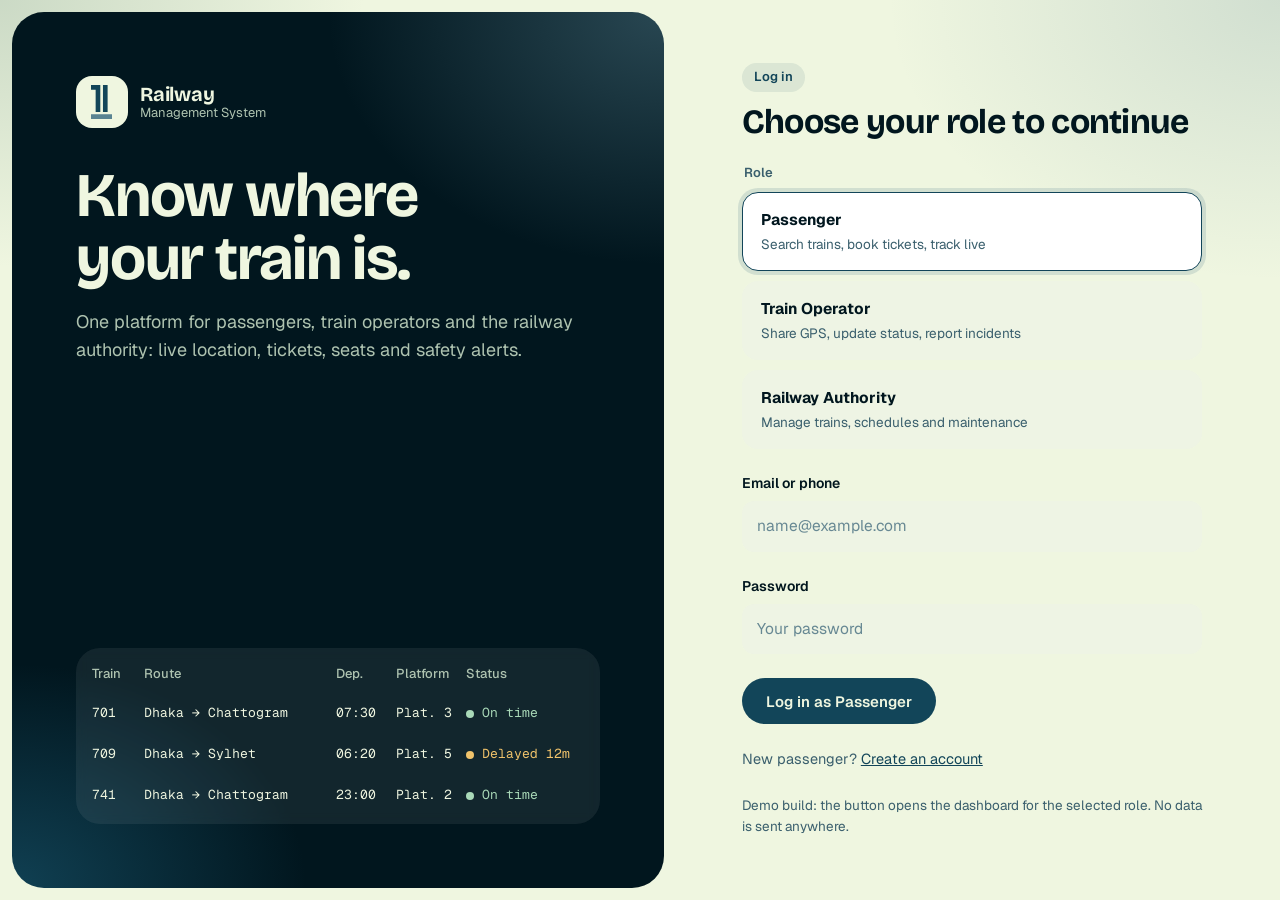
<file: index.html>
<!doctype html>
<html lang="en">
<head>
<meta charset="utf-8">
<meta name="viewport" content="width=device-width, initial-scale=1">
<title>Railway Management System</title>
<link rel="icon" type="image/svg+xml" href="logo.svg">
<link rel="stylesheet" href="https://fonts.googleapis.com/css2?family=Bricolage+Grotesque:wght@600;700&family=Geist:wght@400;500;600;700&family=Geist+Mono:wght@400;500&display=swap">
<link rel="stylesheet" href="style.css">
</head>
<body>
<div class="auth login">

  <section class="sign" aria-label="Platform overview">
    <a class="brand" href="index.html">
      <span class="mark" aria-hidden="true"></span>
      <span><b>Railway</b><span>Management System</span></span>
    </a>

    <div>
      <h1>Know where your train is.</h1>
      <p class="lead">One platform for passengers, train operators and the railway authority: live location, tickets, seats and safety alerts.</p>
    </div>

    <div class="board" role="table" aria-label="Sample departures">
      <div class="in">
        <div class="row head" role="row"><span>Train</span><span>Route</span><span>Dep.</span><span>Platform</span><span>Status</span></div>
        <div class="row" role="row"><span>701</span><span>Dhaka &rarr; Chattogram</span><span>07:30</span><span>Plat. 3</span><span class="ok">On time</span></div>
        <div class="row" role="row"><span>709</span><span>Dhaka &rarr; Sylhet</span><span>06:20</span><span>Plat. 5</span><span class="late">Delayed 12m</span></div>
        <div class="row" role="row"><span>741</span><span>Dhaka &rarr; Chattogram</span><span>23:00</span><span>Plat. 2</span><span class="ok">On time</span></div>
      </div>
    </div>
  </section>

  <section class="formside">
    <form class="formcard" action="index.html" method="get">
      <div>
        <span class="label">Log in</span>
        <h2>Choose your role to continue</h2>
      </div>

      <fieldset style="border:0;padding:0;margin:0;min-width:0">
        <legend class="label" style="margin-bottom:10px">Role</legend>
        <div class="choices">
          <label class="choice">
            <input type="radio" name="role" id="r-passenger" checked>
            <span class="box"><b>Passenger</b><span>Search trains, book tickets, track live</span></span>
          </label>
          <label class="choice">
            <input type="radio" name="role" id="r-operator">
            <span class="box"><b>Train Operator</b><span>Share GPS, update status, report incidents</span></span>
          </label>
          <label class="choice">
            <input type="radio" name="role" id="r-authority">
            <span class="box"><b>Railway Authority</b><span>Manage trains, schedules and maintenance</span></span>
          </label>
        </div>
      </fieldset>

      <div class="field">
        <label for="email">Email or phone</label>
        <input id="email" name="email" type="text" autocomplete="username" placeholder="name@example.com">
      </div>
      <div class="field">
        <label for="password">Password</label>
        <input id="password" name="password" type="password" autocomplete="current-password" placeholder="Your password">
      </div>

      <div class="actions">
        <a class="btn go p" href="passenger.html">Log in as Passenger</a>
        <a class="btn go o" href="operator.html">Log in as Operator</a>
        <a class="btn go a" href="authority.html">Log in as Authority</a>
      </div>

      <p class="switchline">New passenger? <a href="register.html">Create an account</a></p>
      <p class="hint">Demo build: the button opens the dashboard for the selected role. No data is sent anywhere.</p>
    </form>
  </section>

</div>
</body>
</html>
</file>
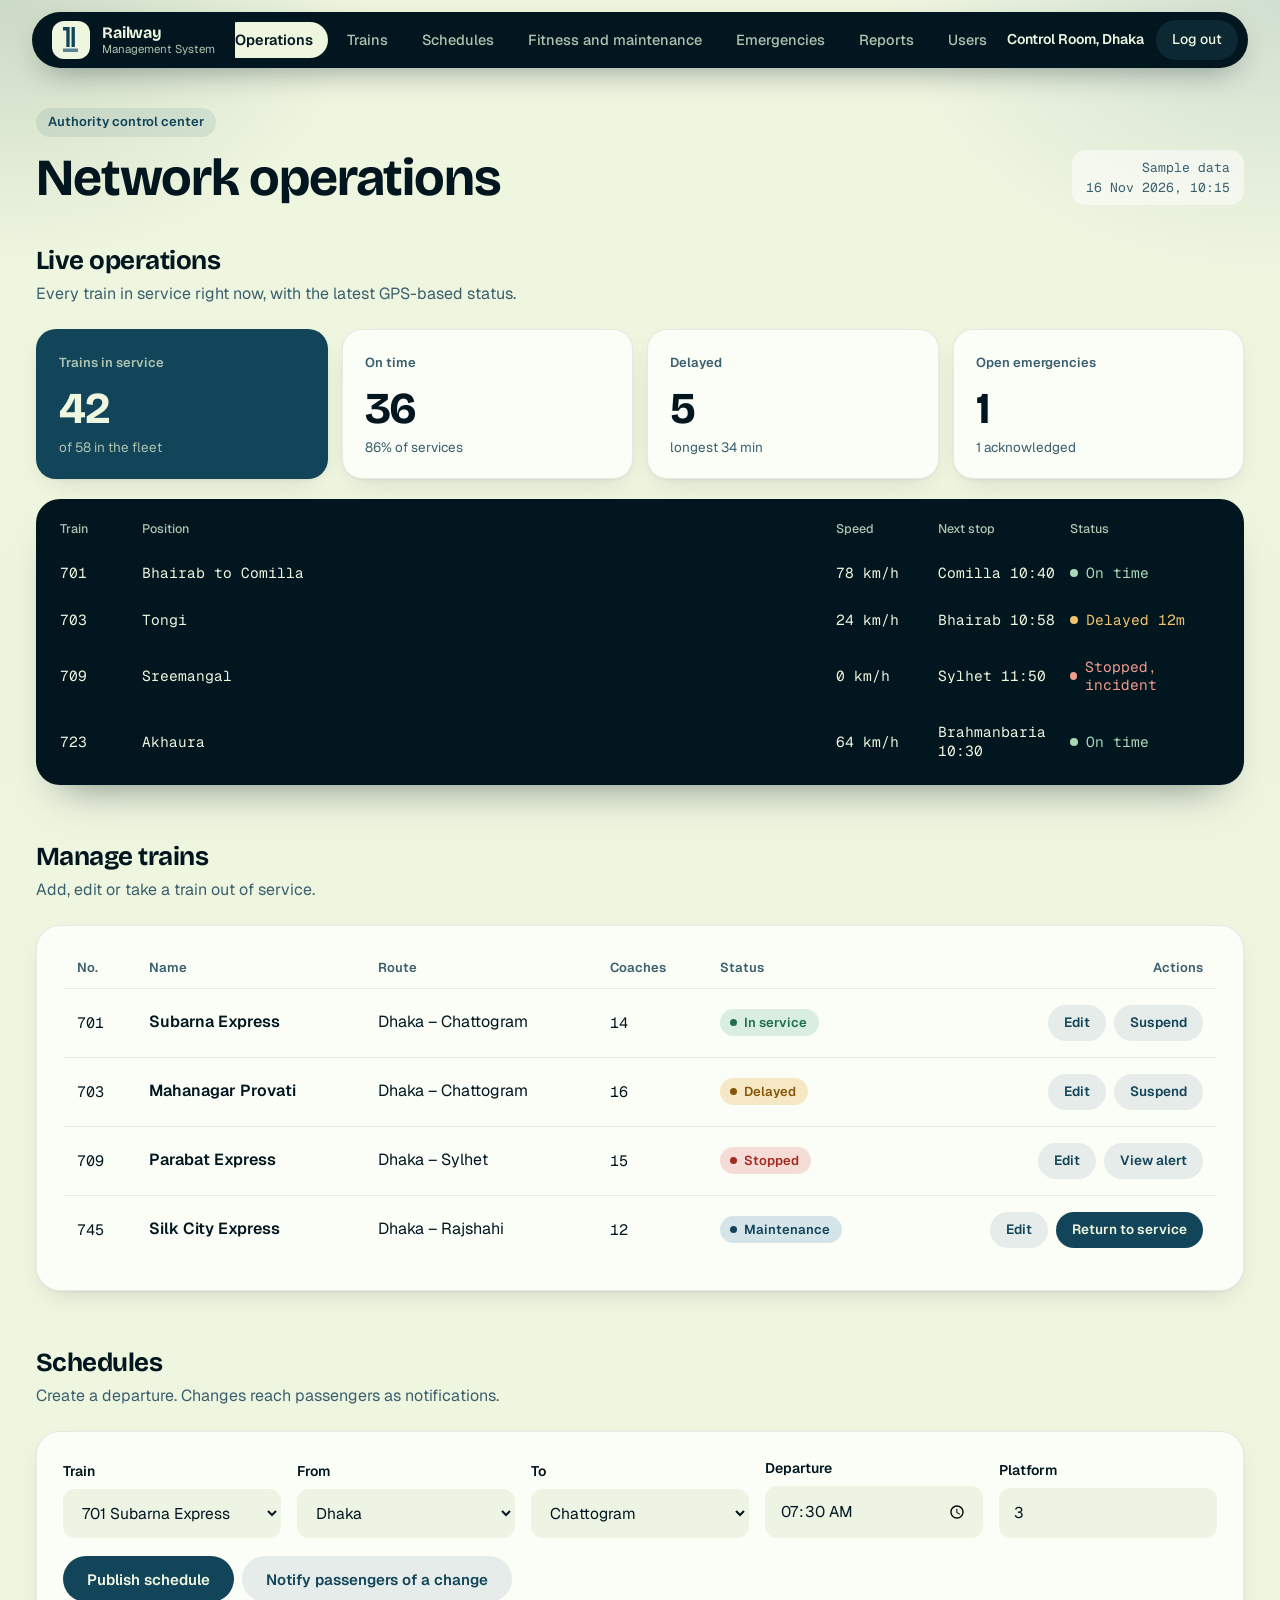
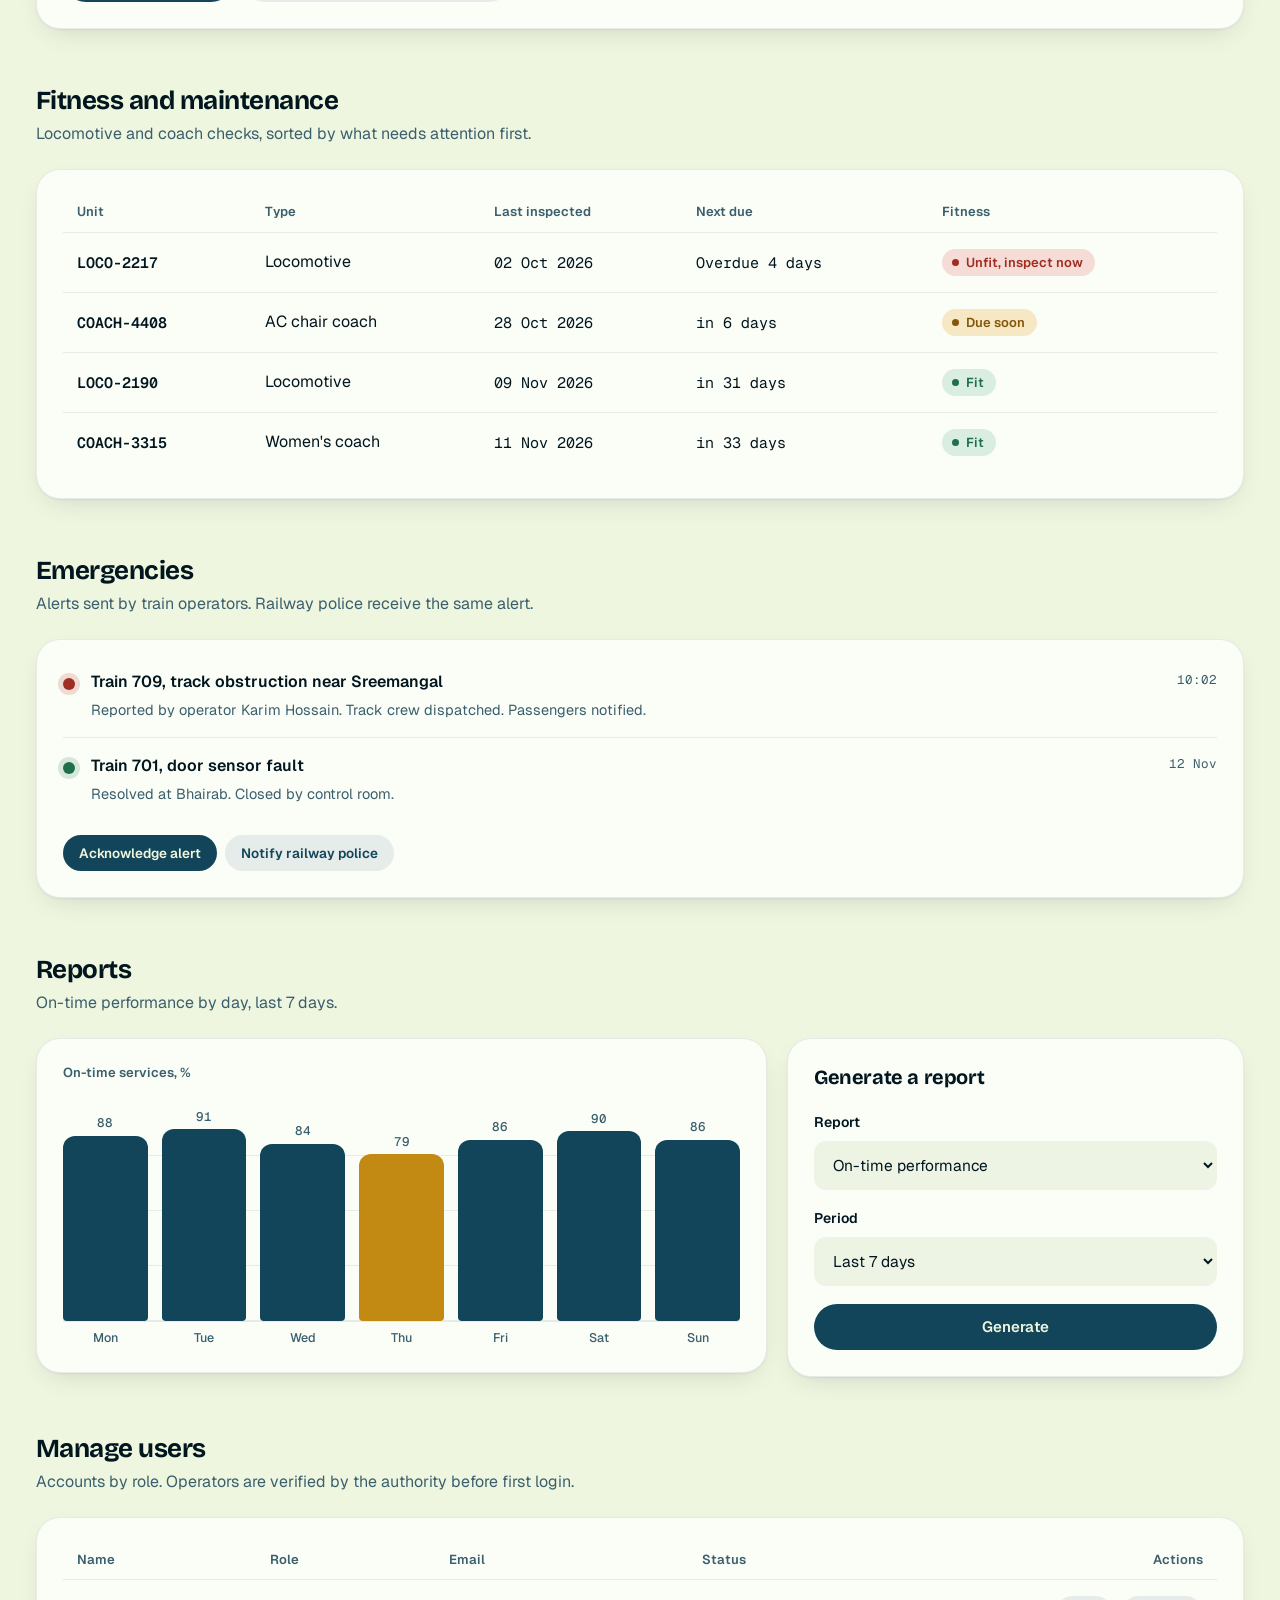
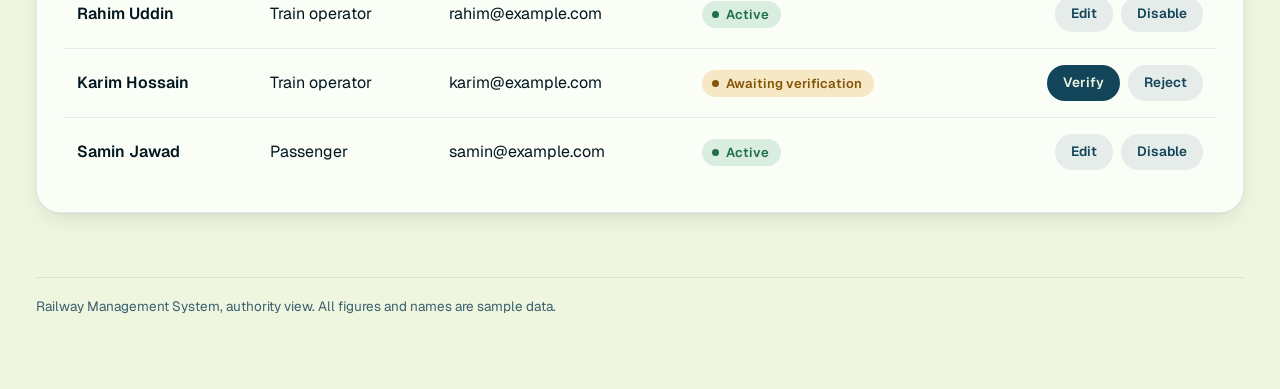
<file: authority.html>
<!doctype html>
<html lang="en">
<head>
<meta charset="utf-8">
<meta name="viewport" content="width=device-width, initial-scale=1">
<title>Authority Control Center | Railway Management System</title>
<link rel="icon" type="image/svg+xml" href="logo.svg">
<link rel="stylesheet" href="https://fonts.googleapis.com/css2?family=Bricolage+Grotesque:wght@600;700&family=Geist:wght@400;500;600;700&family=Geist+Mono:wght@400;500&display=swap">
<link rel="stylesheet" href="style.css">
</head>
<body>
<div class="shell">

  <aside class="side">
    <a class="brand" href="index.html">
      <span class="mark" aria-hidden="true"></span>
      <span><b>Railway</b><span>Management System</span></span>
    </a>
    <nav class="nav" aria-label="Authority sections">
      <a class="on" href="#operations">Operations</a>
      <a href="#trains">Trains</a>
      <a href="#schedules">Schedules</a>
      <a href="#maintenance">Fitness and maintenance</a>
      <a href="#emergencies">Emergencies</a>
      <a href="#reports">Reports</a>
      <a href="#users">Users</a>
    </nav>
    <div class="who">
      <span class="label">Railway authority</span>
      <b>Control Room, Dhaka</b>
      <a href="index.html">Log out</a>
    </div>
  </aside>

  <main class="main">
    <header class="topbar">
      <div>
        <span class="label">Authority control center</span>
        <h1>Network operations</h1>
      </div>
      <p class="stamp">Sample data<br>16 Nov 2026, 10:15</p>
    </header>

    <section class="section" id="operations">
      <h2>Live operations</h2>
      <p class="lede">Every train in service right now, with the latest GPS-based status.</p>

      <div class="kpis" style="margin-bottom:20px">
        <div class="kpi"><span class="label">Trains in service</span><span class="v num">42</span><span class="d">of 58 in the fleet</span></div>
        <div class="kpi"><span class="label">On time</span><span class="v num">36</span><span class="d">86% of services</span></div>
        <div class="kpi"><span class="label">Delayed</span><span class="v num">5</span><span class="d">longest 34 min</span></div>
        <div class="kpi"><span class="label">Open emergencies</span><span class="v num">1</span><span class="d">1 acknowledged</span></div>
      </div>

      <div class="board" role="table" aria-label="Live train status">
        <div class="in">
          <div class="row head" role="row"><span>Train</span><span>Position</span><span>Speed</span><span>Next stop</span><span>Status</span></div>
          <div class="row" role="row"><span>701</span><span>Bhairab to Comilla</span><span>78 km/h</span><span>Comilla 10:40</span><span class="ok">On time</span></div>
          <div class="row" role="row"><span>703</span><span>Tongi</span><span>24 km/h</span><span>Bhairab 10:58</span><span class="late">Delayed 12m</span></div>
          <div class="row" role="row"><span>709</span><span>Sreemangal</span><span>0 km/h</span><span>Sylhet 11:50</span><span class="stop">Stopped, incident</span></div>
          <div class="row" role="row"><span>723</span><span>Akhaura</span><span>64 km/h</span><span>Brahmanbaria 10:30</span><span class="ok">On time</span></div>
        </div>
      </div>
    </section>

    <section class="section" id="trains">
      <h2>Manage trains</h2>
      <p class="lede">Add, edit or take a train out of service.</p>
      <div class="panel">
        <div class="tablewrap">
          <table>
            <thead><tr><th>No.</th><th>Name</th><th>Route</th><th>Coaches</th><th>Status</th><th class="r">Actions</th></tr></thead>
            <tbody>
              <tr><td class="num">701</td><td><b>Subarna Express</b></td><td>Dhaka &ndash; Chattogram</td><td class="num">14</td><td><span class="pill good">In service</span></td><td class="r"><span class="actions" style="justify-content:flex-end"><a class="btn sm ghost" href="#trains">Edit</a><a class="btn sm ghost" href="#trains">Suspend</a></span></td></tr>
              <tr><td class="num">703</td><td><b>Mahanagar Provati</b></td><td>Dhaka &ndash; Chattogram</td><td class="num">16</td><td><span class="pill warn">Delayed</span></td><td class="r"><span class="actions" style="justify-content:flex-end"><a class="btn sm ghost" href="#trains">Edit</a><a class="btn sm ghost" href="#trains">Suspend</a></span></td></tr>
              <tr><td class="num">709</td><td><b>Parabat Express</b></td><td>Dhaka &ndash; Sylhet</td><td class="num">15</td><td><span class="pill bad">Stopped</span></td><td class="r"><span class="actions" style="justify-content:flex-end"><a class="btn sm ghost" href="#trains">Edit</a><a class="btn sm ghost" href="#emergencies">View alert</a></span></td></tr>
              <tr><td class="num">745</td><td><b>Silk City Express</b></td><td>Dhaka &ndash; Rajshahi</td><td class="num">12</td><td><span class="pill info">Maintenance</span></td><td class="r"><span class="actions" style="justify-content:flex-end"><a class="btn sm ghost" href="#trains">Edit</a><a class="btn sm" href="#trains">Return to service</a></span></td></tr>
            </tbody>
          </table>
        </div>
      </div>
    </section>

    <section class="section" id="schedules">
      <h2>Schedules</h2>
      <p class="lede">Create a departure. Changes reach passengers as notifications.</p>
      <form class="panel form-stack" action="authority.html#schedules" method="get">
        <div class="form-grid">
          <div class="field"><label for="s-train">Train</label><select id="s-train"><option>701 Subarna Express</option><option>703 Mahanagar Provati</option><option>709 Parabat Express</option></select></div>
          <div class="field"><label for="s-from">From</label><select id="s-from"><option>Dhaka</option><option>Chattogram</option><option>Sylhet</option></select></div>
          <div class="field"><label for="s-to">To</label><select id="s-to"><option>Chattogram</option><option>Dhaka</option><option>Sylhet</option></select></div>
          <div class="field"><label for="s-time">Departure</label><input id="s-time" type="time" value="07:30"></div>
          <div class="field"><label for="s-plat">Platform</label><input id="s-plat" type="number" min="1" value="3"></div>
        </div>
        <div class="actions"><button class="btn" type="submit">Publish schedule</button><a class="btn ghost" href="#schedules">Notify passengers of a change</a></div>
      </form>
    </section>

    <section class="section" id="maintenance">
      <h2>Fitness and maintenance</h2>
      <p class="lede">Locomotive and coach checks, sorted by what needs attention first.</p>
      <div class="panel">
        <div class="tablewrap">
          <table>
            <thead><tr><th>Unit</th><th>Type</th><th>Last inspected</th><th>Next due</th><th>Fitness</th></tr></thead>
            <tbody>
              <tr><td class="num"><b>LOCO-2217</b></td><td>Locomotive</td><td class="num">02 Oct 2026</td><td class="num">Overdue 4 days</td><td><span class="pill bad">Unfit, inspect now</span></td></tr>
              <tr><td class="num"><b>COACH-4408</b></td><td>AC chair coach</td><td class="num">28 Oct 2026</td><td class="num">in 6 days</td><td><span class="pill warn">Due soon</span></td></tr>
              <tr><td class="num"><b>LOCO-2190</b></td><td>Locomotive</td><td class="num">09 Nov 2026</td><td class="num">in 31 days</td><td><span class="pill good">Fit</span></td></tr>
              <tr><td class="num"><b>COACH-3315</b></td><td>Women's coach</td><td class="num">11 Nov 2026</td><td class="num">in 33 days</td><td><span class="pill good">Fit</span></td></tr>
            </tbody>
          </table>
        </div>
      </div>
    </section>

    <section class="section" id="emergencies">
      <h2>Emergencies</h2>
      <p class="lede">Alerts sent by train operators. Railway police receive the same alert.</p>
      <div class="panel">
        <ul class="feed">
          <li class="bad"><b>Train 709, track obstruction near Sreemangal</b><span class="when">10:02</span><p>Reported by operator Karim Hossain. Track crew dispatched. Passengers notified.</p></li>
          <li class="good"><b>Train 701, door sensor fault</b><span class="when">12 Nov</span><p>Resolved at Bhairab. Closed by control room.</p></li>
        </ul>
        <div class="actions" style="margin-top:14px"><a class="btn sm" href="#emergencies">Acknowledge alert</a><a class="btn sm ghost" href="#emergencies">Notify railway police</a></div>
      </div>
    </section>

    <section class="section" id="reports">
      <h2>Reports</h2>
      <p class="lede">On-time performance by day, last 7 days.</p>
      <div class="split">
        <div class="panel chart">
          <span class="label">On-time services, %</span>
          <div class="bars" role="img" aria-label="On-time percentage per day: Mon 88, Tue 91, Wed 84, Thu 79, Fri 86, Sat 90, Sun 86">
            <div class="bar" style="--h:88%"><b>88</b><i></i></div>
            <div class="bar" style="--h:91%"><b>91</b><i></i></div>
            <div class="bar" style="--h:84%"><b>84</b><i></i></div>
            <div class="bar hi" style="--h:79%"><b>79</b><i></i></div>
            <div class="bar" style="--h:86%"><b>86</b><i></i></div>
            <div class="bar" style="--h:90%"><b>90</b><i></i></div>
            <div class="bar" style="--h:86%"><b>86</b><i></i></div>
          </div>
          <div class="barlabs"><span>Mon</span><span>Tue</span><span>Wed</span><span>Thu</span><span>Fri</span><span>Sat</span><span>Sun</span></div>
        </div>
        <form class="panel form-stack" action="authority.html#reports" method="get">
          <h3>Generate a report</h3>
          <div class="field"><label for="r-type">Report</label><select id="r-type"><option>On-time performance</option><option>Tickets and revenue</option><option>Incidents</option><option>Maintenance status</option></select></div>
          <div class="field"><label for="r-period">Period</label><select id="r-period"><option>Last 7 days</option><option>Last 30 days</option><option>This quarter</option></select></div>
          <button class="btn" type="submit">Generate</button>
        </form>
      </div>
    </section>

    <section class="section" id="users">
      <h2>Manage users</h2>
      <p class="lede">Accounts by role. Operators are verified by the authority before first login.</p>
      <div class="panel">
        <div class="tablewrap">
          <table>
            <thead><tr><th>Name</th><th>Role</th><th>Email</th><th>Status</th><th class="r">Actions</th></tr></thead>
            <tbody>
              <tr><td><b>Rahim Uddin</b></td><td>Train operator</td><td>rahim@example.com</td><td><span class="pill good">Active</span></td><td class="r"><span class="actions" style="justify-content:flex-end"><a class="btn sm ghost" href="#users">Edit</a><a class="btn sm ghost" href="#users">Disable</a></span></td></tr>
              <tr><td><b>Karim Hossain</b></td><td>Train operator</td><td>karim@example.com</td><td><span class="pill warn">Awaiting verification</span></td><td class="r"><span class="actions" style="justify-content:flex-end"><a class="btn sm" href="#users">Verify</a><a class="btn sm ghost" href="#users">Reject</a></span></td></tr>
              <tr><td><b>Samin Jawad</b></td><td>Passenger</td><td>samin@example.com</td><td><span class="pill good">Active</span></td><td class="r"><span class="actions" style="justify-content:flex-end"><a class="btn sm ghost" href="#users">Edit</a><a class="btn sm ghost" href="#users">Disable</a></span></td></tr>
            </tbody>
          </table>
        </div>
      </div>
    </section>

    <p class="foot">Railway Management System, authority view. All figures and names are sample data.</p>
  </main>
</div>
</body>
</html>
</file>
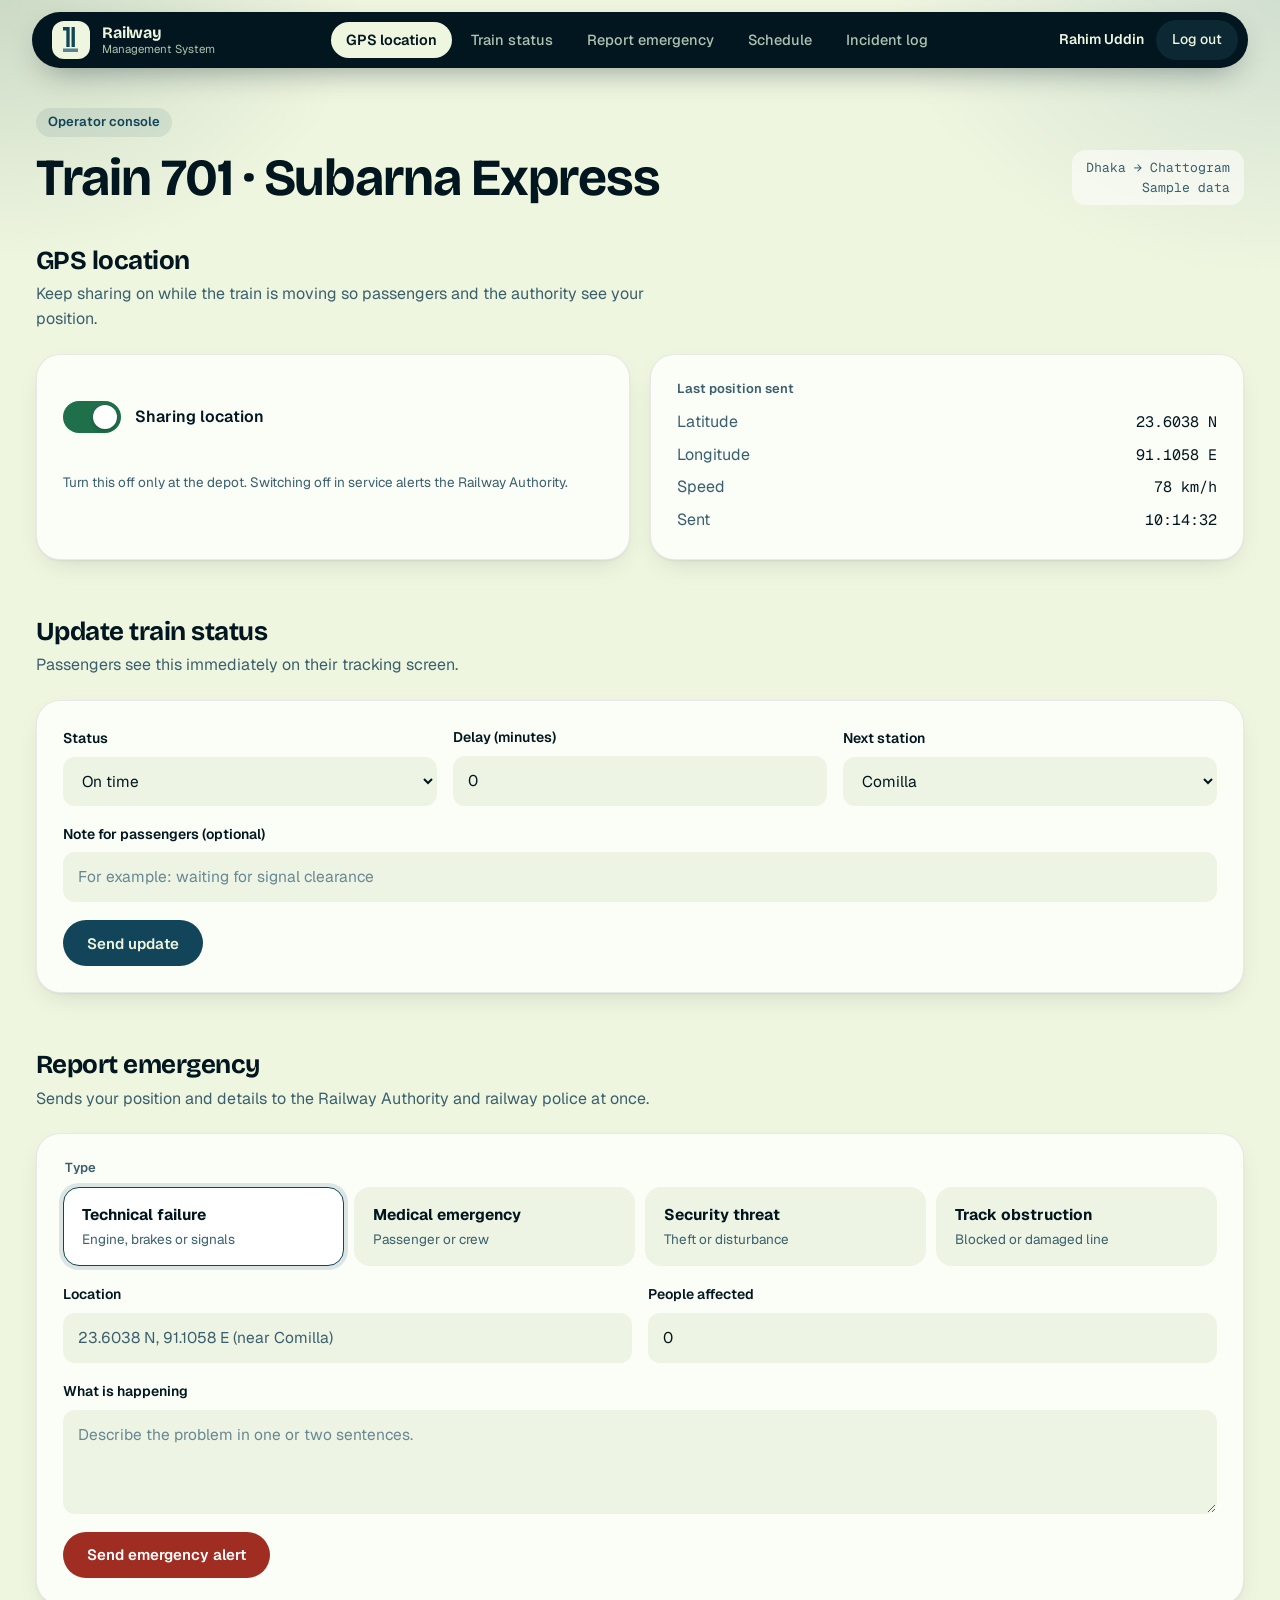
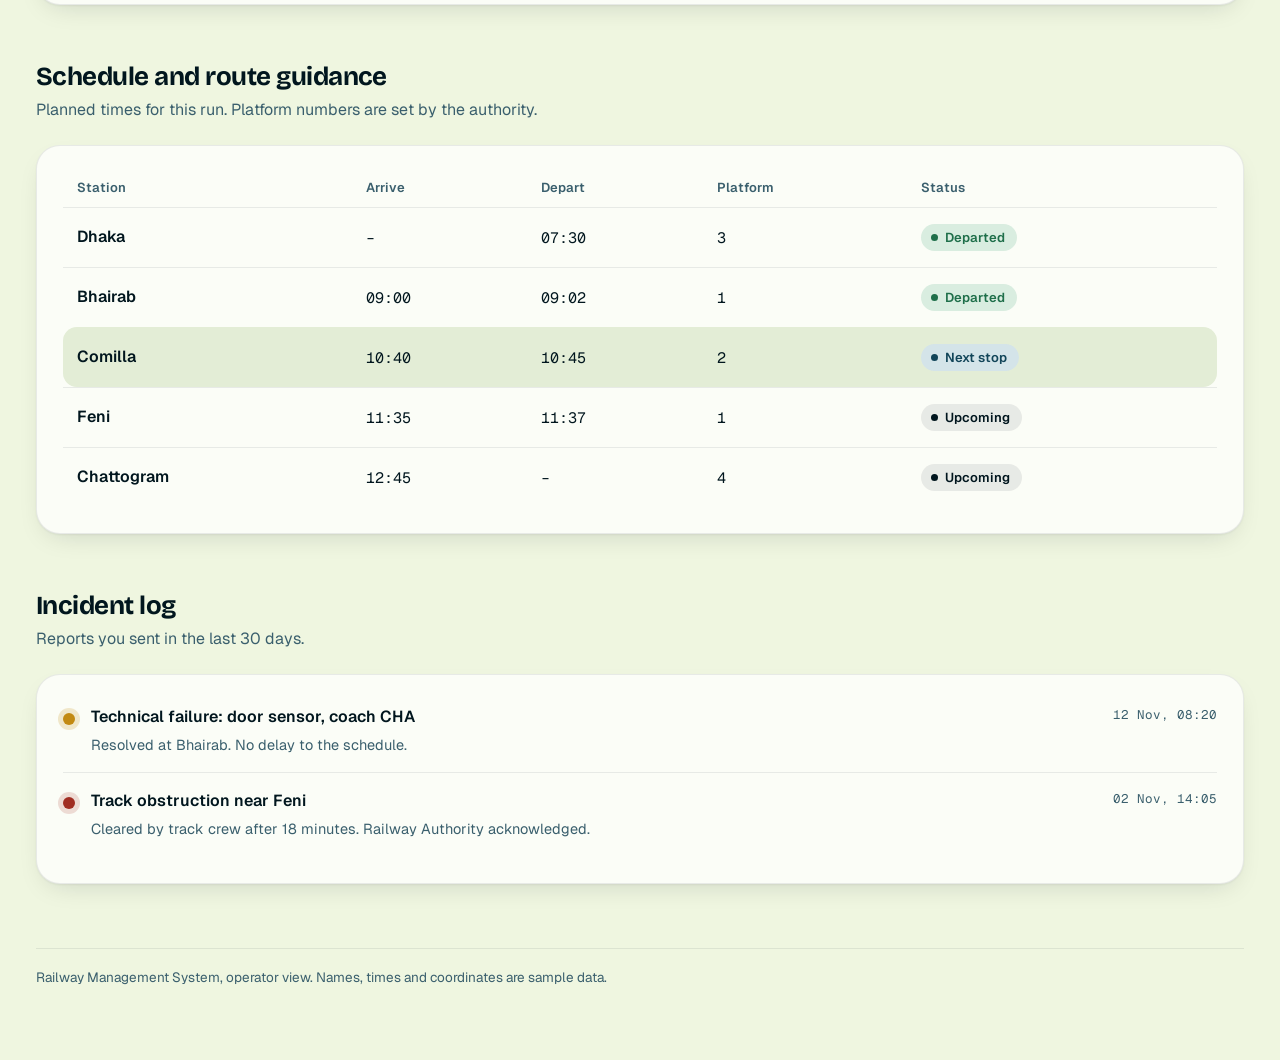
<file: operator.html>
<!doctype html>
<html lang="en">
<head>
<meta charset="utf-8">
<meta name="viewport" content="width=device-width, initial-scale=1">
<title>Operator Console | Railway Management System</title>
<link rel="icon" type="image/svg+xml" href="logo.svg">
<link rel="stylesheet" href="https://fonts.googleapis.com/css2?family=Bricolage+Grotesque:wght@600;700&family=Geist:wght@400;500;600;700&family=Geist+Mono:wght@400;500&display=swap">
<link rel="stylesheet" href="style.css">
</head>
<body>
<div class="shell">

  <aside class="side">
    <a class="brand" href="index.html">
      <span class="mark" aria-hidden="true"></span>
      <span><b>Railway</b><span>Management System</span></span>
    </a>
    <nav class="nav" aria-label="Operator sections">
      <a class="on" href="#gps">GPS location</a>
      <a href="#status">Train status</a>
      <a href="#emergency">Report emergency</a>
      <a href="#schedule">Schedule</a>
      <a href="#log">Incident log</a>
    </nav>
    <div class="who">
      <span class="label">Train operator</span>
      <b>Rahim Uddin</b>
      <a href="index.html">Log out</a>
    </div>
  </aside>

  <main class="main">
    <header class="topbar">
      <div>
        <span class="label">Operator console</span>
        <h1>Train 701 &middot; Subarna Express</h1>
      </div>
      <p class="stamp">Dhaka &rarr; Chattogram<br>Sample data</p>
    </header>

    <section class="section" id="gps">
      <h2>GPS location</h2>
      <p class="lede">Keep sharing on while the train is moving so passengers and the authority see your position.</p>

      <div class="grid g2">
        <div class="panel form-stack">
          <label class="switch" for="gps-on">
            <input id="gps-on" type="checkbox" checked>
            <span class="track"></span>
            <span class="txt">Sharing location</span>
          </label>
          <p class="hint">Turn this off only at the depot. Switching off in service alerts the Railway Authority.</p>
        </div>
        <div class="panel">
          <span class="label">Last position sent</span>
          <dl style="margin:8px 0 0;display:grid;grid-template-columns:auto 1fr;gap:8px 16px">
            <dt class="muted">Latitude</dt><dd class="num" style="margin:0;text-align:right">23.6038 N</dd>
            <dt class="muted">Longitude</dt><dd class="num" style="margin:0;text-align:right">91.1058 E</dd>
            <dt class="muted">Speed</dt><dd class="num" style="margin:0;text-align:right">78 km/h</dd>
            <dt class="muted">Sent</dt><dd class="num" style="margin:0;text-align:right">10:14:32</dd>
          </dl>
        </div>
      </div>
    </section>

    <section class="section" id="status">
      <h2>Update train status</h2>
      <p class="lede">Passengers see this immediately on their tracking screen.</p>

      <form class="panel form-stack" action="operator.html#status" method="get">
        <div class="form-grid">
          <div class="field">
            <label for="state">Status</label>
            <select id="state" name="state">
              <option selected>On time</option><option>Delayed</option><option>Stopped at station</option><option>Technical issue</option>
            </select>
          </div>
          <div class="field">
            <label for="delay">Delay (minutes)</label>
            <input id="delay" name="delay" type="number" min="0" value="0">
          </div>
          <div class="field">
            <label for="next">Next station</label>
            <select id="next" name="next"><option selected>Comilla</option><option>Feni</option><option>Chattogram</option></select>
          </div>
        </div>
        <div class="field">
          <label for="note">Note for passengers (optional)</label>
          <input id="note" name="note" type="text" placeholder="For example: waiting for signal clearance">
        </div>
        <div class="actions"><button class="btn" type="submit">Send update</button></div>
      </form>
    </section>

    <section class="section" id="emergency">
      <h2>Report emergency</h2>
      <p class="lede">Sends your position and details to the Railway Authority and railway police at once.</p>

      <form class="panel form-stack" action="operator.html#emergency" method="get">
        <fieldset style="border:0;padding:0;margin:0;min-width:0">
          <legend class="label" style="margin-bottom:10px">Type</legend>
          <div class="choices cols">
            <label class="choice"><input type="radio" name="kind" checked><span class="box"><b>Technical failure</b><span>Engine, brakes or signals</span></span></label>
            <label class="choice"><input type="radio" name="kind"><span class="box"><b>Medical emergency</b><span>Passenger or crew</span></span></label>
            <label class="choice"><input type="radio" name="kind"><span class="box"><b>Security threat</b><span>Theft or disturbance</span></span></label>
            <label class="choice"><input type="radio" name="kind"><span class="box"><b>Track obstruction</b><span>Blocked or damaged line</span></span></label>
          </div>
        </fieldset>
        <div class="form-grid">
          <div class="field">
            <label for="where">Location</label>
            <input id="where" type="text" value="23.6038 N, 91.1058 E (near Comilla)" readonly>
          </div>
          <div class="field">
            <label for="people">People affected</label>
            <input id="people" name="people" type="number" min="0" value="0">
          </div>
        </div>
        <div class="field">
          <label for="desc">What is happening</label>
          <textarea id="desc" name="desc" placeholder="Describe the problem in one or two sentences."></textarea>
        </div>
        <div class="actions"><button class="btn danger" type="submit">Send emergency alert</button></div>
      </form>
    </section>

    <section class="section" id="schedule">
      <h2>Schedule and route guidance</h2>
      <p class="lede">Planned times for this run. Platform numbers are set by the authority.</p>

      <div class="panel">
        <div class="tablewrap">
          <table>
            <thead><tr><th>Station</th><th>Arrive</th><th>Depart</th><th>Platform</th><th>Status</th></tr></thead>
            <tbody>
              <tr><td><b>Dhaka</b></td><td class="num">&ndash;</td><td class="num">07:30</td><td class="num">3</td><td><span class="pill good">Departed</span></td></tr>
              <tr><td><b>Bhairab</b></td><td class="num">09:00</td><td class="num">09:02</td><td class="num">1</td><td><span class="pill good">Departed</span></td></tr>
              <tr class="sel"><td><b>Comilla</b></td><td class="num">10:40</td><td class="num">10:45</td><td class="num">2</td><td><span class="pill info">Next stop</span></td></tr>
              <tr><td><b>Feni</b></td><td class="num">11:35</td><td class="num">11:37</td><td class="num">1</td><td><span class="pill">Upcoming</span></td></tr>
              <tr><td><b>Chattogram</b></td><td class="num">12:45</td><td class="num">&ndash;</td><td class="num">4</td><td><span class="pill">Upcoming</span></td></tr>
            </tbody>
          </table>
        </div>
      </div>
    </section>

    <section class="section" id="log">
      <h2>Incident log</h2>
      <p class="lede">Reports you sent in the last 30 days.</p>
      <div class="panel">
        <ul class="feed">
          <li class="warn"><b>Technical failure: door sensor, coach CHA</b><span class="when">12 Nov, 08:20</span><p>Resolved at Bhairab. No delay to the schedule.</p></li>
          <li class="bad"><b>Track obstruction near Feni</b><span class="when">02 Nov, 14:05</span><p>Cleared by track crew after 18 minutes. Railway Authority acknowledged.</p></li>
        </ul>
      </div>
    </section>

    <p class="foot">Railway Management System, operator view. Names, times and coordinates are sample data.</p>
  </main>
</div>
</body>
</html>
</file>
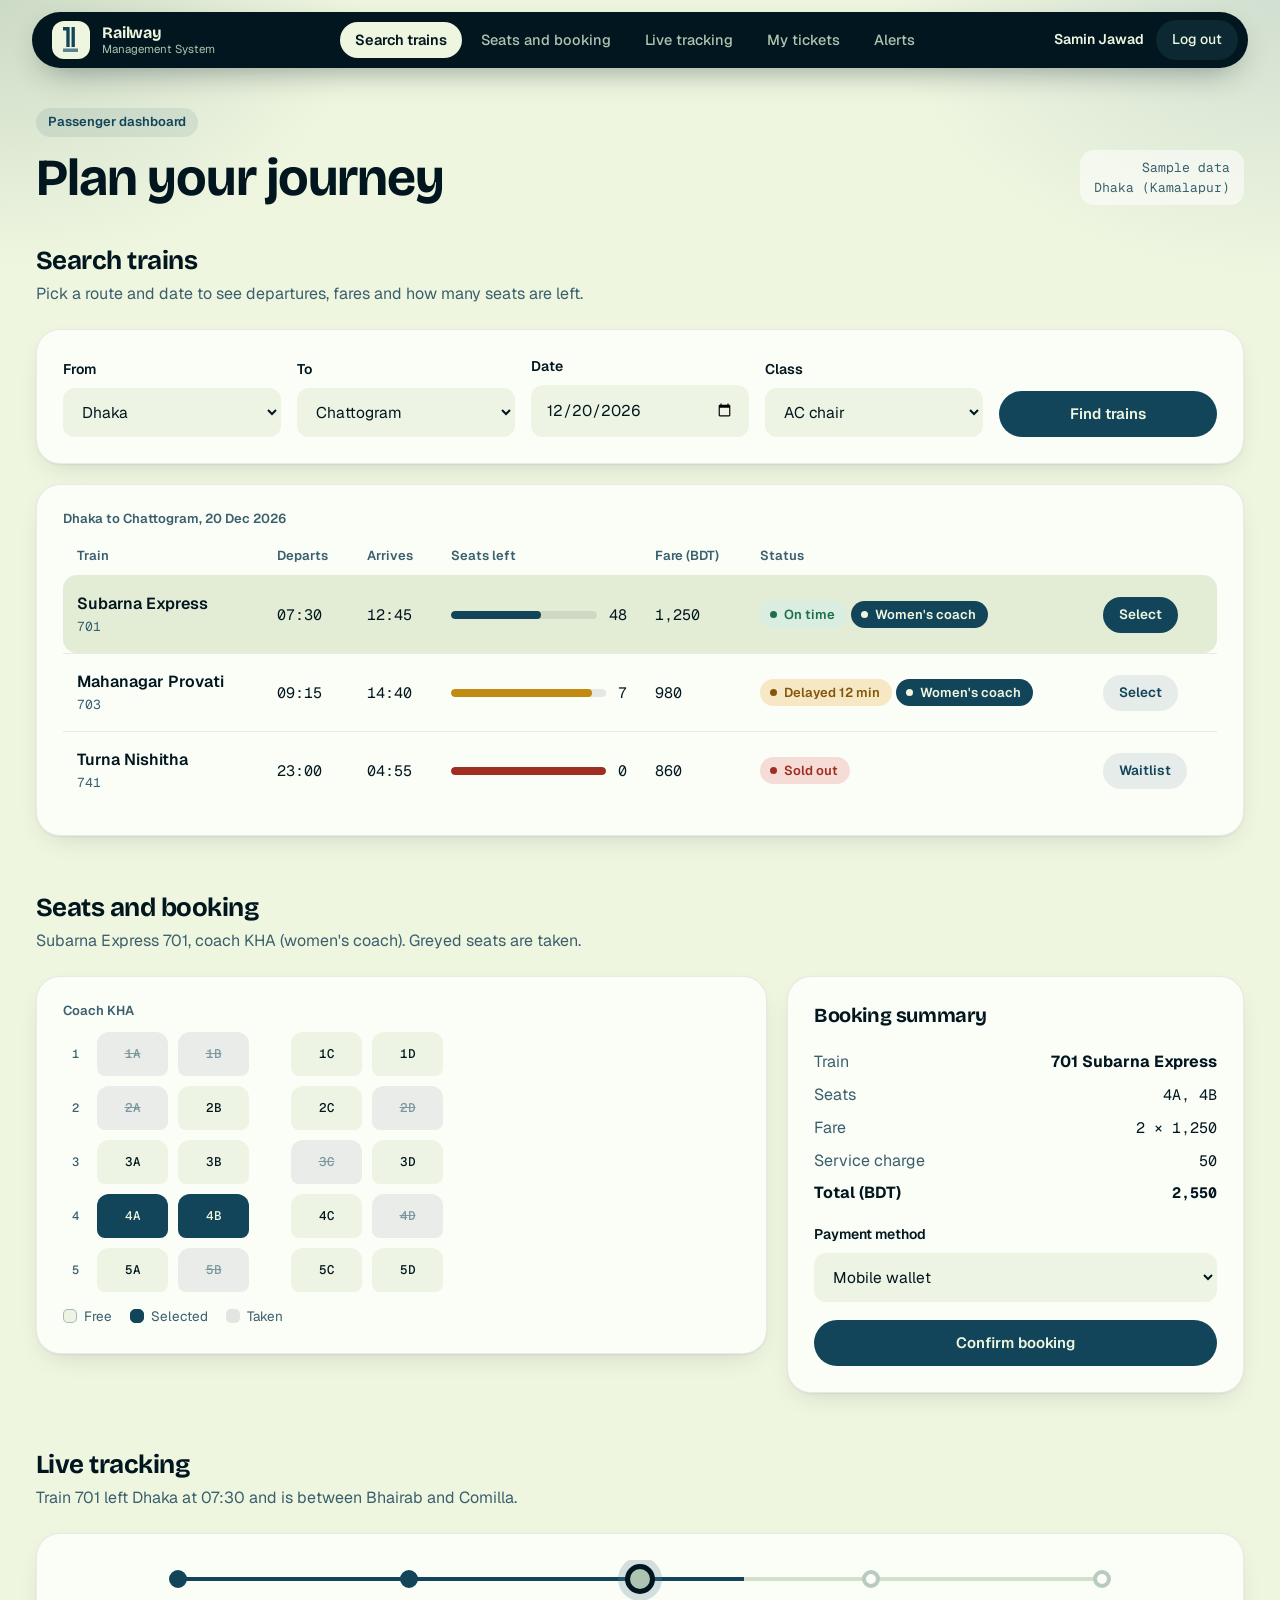
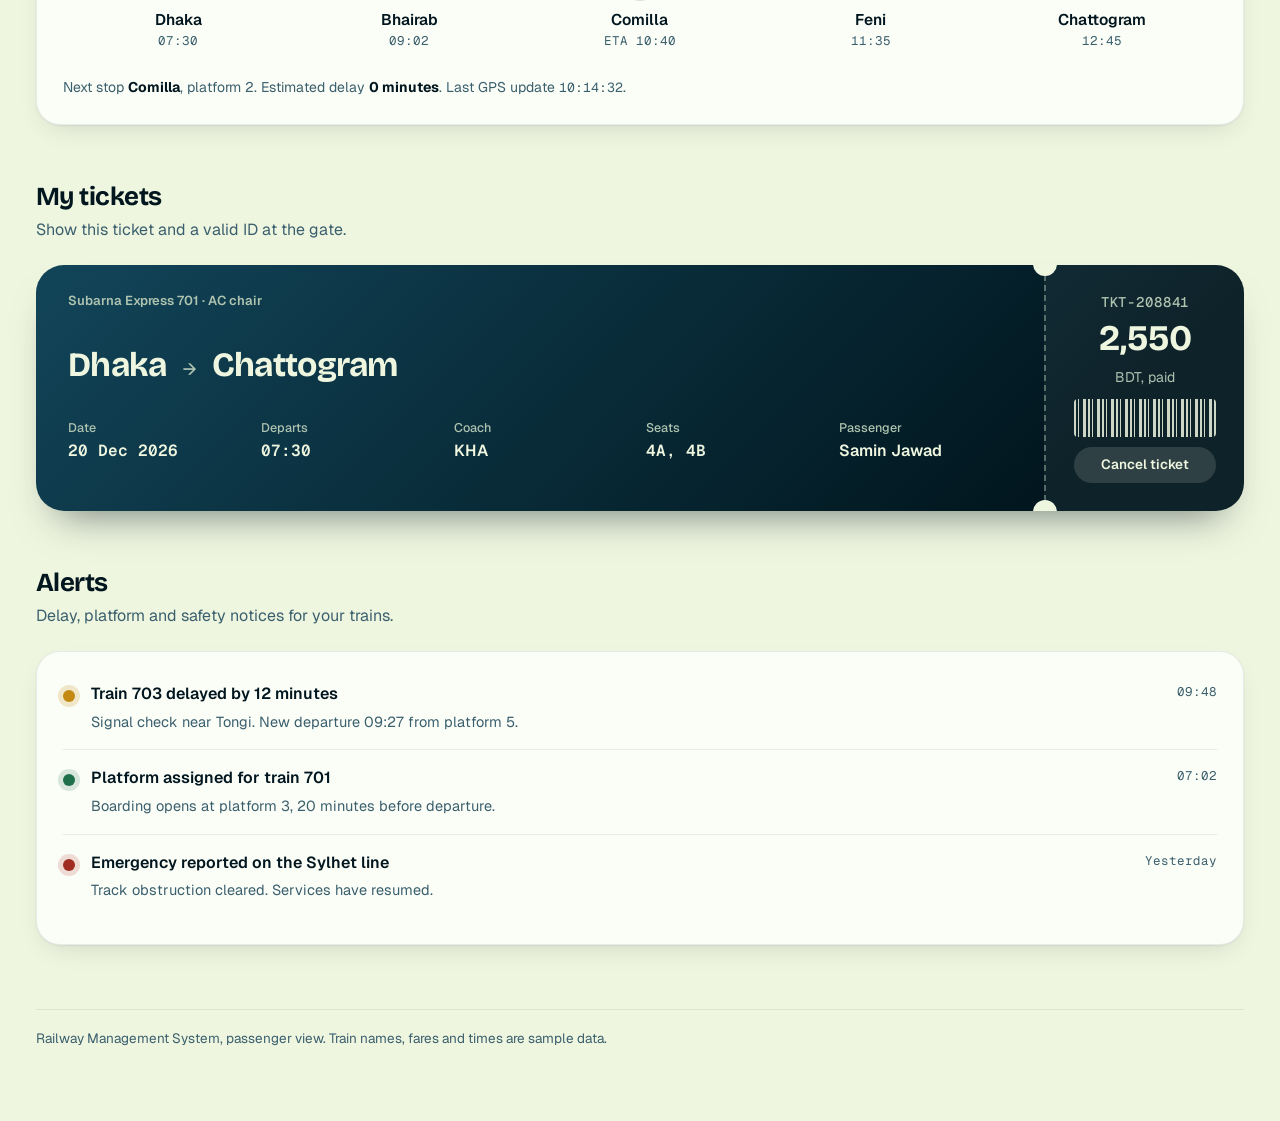
<file: passenger.html>
<!doctype html>
<html lang="en">
<head>
<meta charset="utf-8">
<meta name="viewport" content="width=device-width, initial-scale=1">
<title>Passenger Dashboard | Railway Management System</title>
<link rel="icon" type="image/svg+xml" href="logo.svg">
<link rel="stylesheet" href="https://fonts.googleapis.com/css2?family=Bricolage+Grotesque:wght@600;700&family=Geist:wght@400;500;600;700&family=Geist+Mono:wght@400;500&display=swap">
<link rel="stylesheet" href="style.css">
</head>
<body>
<div class="shell">

  <aside class="side">
    <a class="brand" href="index.html">
      <span class="mark" aria-hidden="true"></span>
      <span><b>Railway</b><span>Management System</span></span>
    </a>
    <nav class="nav" aria-label="Passenger sections">
      <a class="on" href="#search">Search trains</a>
      <a href="#seats">Seats and booking</a>
      <a href="#tracking">Live tracking</a>
      <a href="#tickets">My tickets</a>
      <a href="#alerts">Alerts</a>
    </nav>
    <div class="who">
      <span class="label">Passenger</span>
      <b>Samin Jawad</b>
      <a href="index.html">Log out</a>
    </div>
  </aside>

  <main class="main">
    <header class="topbar">
      <div>
        <span class="label">Passenger dashboard</span>
        <h1>Plan your journey</h1>
      </div>
      <p class="stamp">Sample data<br>Dhaka (Kamalapur)</p>
    </header>

    <section class="section" id="search">
      <h2>Search trains</h2>
      <p class="lede">Pick a route and date to see departures, fares and how many seats are left.</p>

      <form class="panel" action="passenger.html#search" method="get">
        <div class="form-grid">
          <div class="field">
            <label for="from">From</label>
            <select id="from" name="from">
              <option selected>Dhaka</option><option>Chattogram</option><option>Sylhet</option><option>Rajshahi</option><option>Khulna</option>
            </select>
          </div>
          <div class="field">
            <label for="to">To</label>
            <select id="to" name="to">
              <option>Dhaka</option><option selected>Chattogram</option><option>Sylhet</option><option>Rajshahi</option><option>Khulna</option>
            </select>
          </div>
          <div class="field">
            <label for="date">Date</label>
            <input id="date" name="date" type="date" value="2026-12-20">
          </div>
          <div class="field">
            <label for="class">Class</label>
            <select id="class" name="class">
              <option>Any class</option><option selected>AC chair</option><option>First class</option><option>Snigdha</option><option>Shovan</option>
            </select>
          </div>
          <button class="btn" type="submit">Find trains</button>
        </div>
      </form>

      <div class="panel" style="margin-top:20px">
        <span class="label">Dhaka to Chattogram, 20 Dec 2026</span>
        <div class="tablewrap">
          <table>
            <thead>
              <tr><th>Train</th><th>Departs</th><th>Arrives</th><th>Seats left</th><th>Fare (BDT)</th><th>Status</th><th></th></tr>
            </thead>
            <tbody>
              <tr class="sel">
                <td><b>Subarna Express</b><span class="sub num">701</span></td>
                <td class="num">07:30</td><td class="num">12:45</td>
                <td><div class="seats"><div class="meter"><i style="width:62%"></i></div><span class="num">48</span></div></td>
                <td class="num">1,250</td>
                <td><span class="pill good">On time</span> <span class="pill women">Women's coach</span></td>
                <td><a class="btn sm" href="#seats">Select</a></td>
              </tr>
              <tr>
                <td><b>Mahanagar Provati</b><span class="sub num">703</span></td>
                <td class="num">09:15</td><td class="num">14:40</td>
                <td><div class="seats"><div class="meter low"><i style="width:91%"></i></div><span class="num">7</span></div></td>
                <td class="num">980</td>
                <td><span class="pill warn">Delayed 12 min</span> <span class="pill women">Women's coach</span></td>
                <td><a class="btn sm ghost" href="#seats">Select</a></td>
              </tr>
              <tr>
                <td><b>Turna Nishitha</b><span class="sub num">741</span></td>
                <td class="num">23:00</td><td class="num">04:55</td>
                <td><div class="seats"><div class="meter full"><i style="width:100%"></i></div><span class="num">0</span></div></td>
                <td class="num">860</td>
                <td><span class="pill bad">Sold out</span></td>
                <td><a class="btn sm ghost" href="#seats">Waitlist</a></td>
              </tr>
            </tbody>
          </table>
        </div>
      </div>
    </section>

    <section class="section" id="seats">
      <h2>Seats and booking</h2>
      <p class="lede">Subarna Express 701, coach KHA (women's coach). Greyed seats are taken.</p>

      <div class="split">
        <div class="panel">
          <span class="label">Coach KHA</span>
          <div class="coach" role="group" aria-label="Seat map">
            <div class="row"><span class="rn">1</span>
              <label class="seat"><input type="checkbox" disabled><span>1A</span></label><label class="seat"><input type="checkbox" disabled><span>1B</span></label><span></span><label class="seat"><input type="checkbox"><span>1C</span></label><label class="seat"><input type="checkbox"><span>1D</span></label></div>
            <div class="row"><span class="rn">2</span>
              <label class="seat"><input type="checkbox" disabled><span>2A</span></label><label class="seat"><input type="checkbox"><span>2B</span></label><span></span><label class="seat"><input type="checkbox"><span>2C</span></label><label class="seat"><input type="checkbox" disabled><span>2D</span></label></div>
            <div class="row"><span class="rn">3</span>
              <label class="seat"><input type="checkbox"><span>3A</span></label><label class="seat"><input type="checkbox"><span>3B</span></label><span></span><label class="seat"><input type="checkbox" disabled><span>3C</span></label><label class="seat"><input type="checkbox"><span>3D</span></label></div>
            <div class="row"><span class="rn">4</span>
              <label class="seat"><input type="checkbox" checked><span>4A</span></label><label class="seat"><input type="checkbox" checked><span>4B</span></label><span></span><label class="seat"><input type="checkbox"><span>4C</span></label><label class="seat"><input type="checkbox" disabled><span>4D</span></label></div>
            <div class="row"><span class="rn">5</span>
              <label class="seat"><input type="checkbox"><span>5A</span></label><label class="seat"><input type="checkbox" disabled><span>5B</span></label><span></span><label class="seat"><input type="checkbox"><span>5C</span></label><label class="seat"><input type="checkbox"><span>5D</span></label></div>
          </div>
          <p class="legend" style="margin-top:14px"><span><i></i>Free</span><span><i class="s"></i>Selected</span><span><i class="t"></i>Taken</span></p>
        </div>

        <div class="panel form-stack">
          <h3>Booking summary</h3>
          <dl style="margin:0;display:grid;grid-template-columns:auto 1fr;gap:8px 16px">
            <dt class="muted">Train</dt><dd style="margin:0;text-align:right"><b>701 Subarna Express</b></dd>
            <dt class="muted">Seats</dt><dd style="margin:0;text-align:right" class="num">4A, 4B</dd>
            <dt class="muted">Fare</dt><dd style="margin:0;text-align:right" class="num">2 &times; 1,250</dd>
            <dt class="muted">Service charge</dt><dd style="margin:0;text-align:right" class="num">50</dd>
            <dt><b>Total (BDT)</b></dt><dd style="margin:0;text-align:right" class="num"><b>2,550</b></dd>
          </dl>
          <div class="field">
            <label for="pay">Payment method</label>
            <select id="pay" name="pay"><option>Mobile wallet</option><option>Debit or credit card</option><option>Pay at counter</option></select>
          </div>
          <a class="btn block" href="#tickets">Confirm booking</a>
        </div>
      </div>
    </section>

    <section class="section" id="tracking">
      <h2>Live tracking</h2>
      <p class="lede">Train 701 left Dhaka at 07:30 and is between Bhairab and Comilla.</p>

      <div class="panel">
        <div class="routewrap">
          <ol class="route">
            <li class="done"><span class="stn">Dhaka</span><span class="t">07:30</span></li>
            <li class="done"><span class="stn">Bhairab</span><span class="t">09:02</span></li>
            <li class="here"><span class="stn">Comilla</span><span class="t">ETA 10:40</span></li>
            <li><span class="stn">Feni</span><span class="t">11:35</span></li>
            <li><span class="stn">Chattogram</span><span class="t">12:45</span></li>
          </ol>
        </div>
        <p style="margin-top:18px" class="small muted">Next stop <b style="color:var(--ink)">Comilla</b>, platform 2. Estimated delay <b style="color:var(--ink)">0 minutes</b>. Last GPS update <span class="num">10:14:32</span>.</p>
      </div>
    </section>

    <section class="section" id="tickets">
      <h2>My tickets</h2>
      <p class="lede">Show this ticket and a valid ID at the gate.</p>

      <div class="ticket">
        <div class="body">
          <span class="label">Subarna Express 701 &middot; AC chair</span>
          <div class="route-line"><span class="city">Dhaka</span><span class="arrow">&rarr;</span><span class="city">Chattogram</span></div>
          <dl>
            <div><dt>Date</dt><dd class="num">20 Dec 2026</dd></div>
            <div><dt>Departs</dt><dd class="num">07:30</dd></div>
            <div><dt>Coach</dt><dd>KHA</dd></div>
            <div><dt>Seats</dt><dd class="num">4A, 4B</dd></div>
            <div><dt>Passenger</dt><dd>Samin Jawad</dd></div>
          </dl>
        </div>
        <div class="stub">
          <span class="id">TKT-208841</span>
          <span class="fare">2,550</span>
          <span class="small muted">BDT, paid</span>
          <div class="bars-code" aria-hidden="true"></div>
          <a class="btn sm ghost" href="#tickets">Cancel ticket</a>
        </div>
      </div>
    </section>

    <section class="section" id="alerts">
      <h2>Alerts</h2>
      <p class="lede">Delay, platform and safety notices for your trains.</p>
      <div class="panel">
        <ul class="feed">
          <li class="warn"><b>Train 703 delayed by 12 minutes</b><span class="when">09:48</span><p>Signal check near Tongi. New departure 09:27 from platform 5.</p></li>
          <li class="good"><b>Platform assigned for train 701</b><span class="when">07:02</span><p>Boarding opens at platform 3, 20 minutes before departure.</p></li>
          <li class="bad"><b>Emergency reported on the Sylhet line</b><span class="when">Yesterday</span><p>Track obstruction cleared. Services have resumed.</p></li>
        </ul>
      </div>
    </section>

    <p class="foot">Railway Management System, passenger view. Train names, fares and times are sample data.</p>
  </main>
</div>
</body>
</html>
</file>
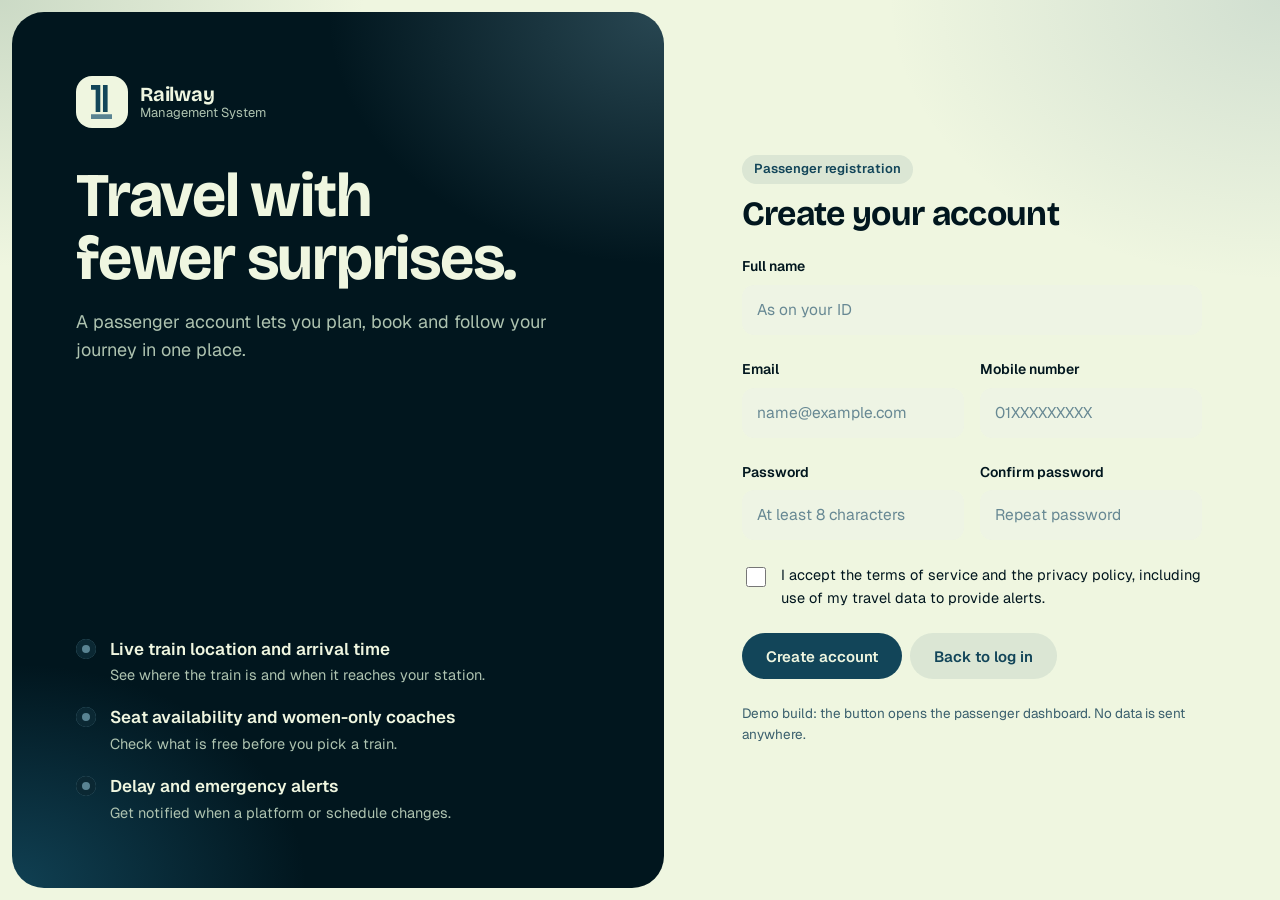
<file: register.html>
<!doctype html>
<html lang="en">
<head>
<meta charset="utf-8">
<meta name="viewport" content="width=device-width, initial-scale=1">
<title>Create Account | Railway Management System</title>
<link rel="icon" type="image/svg+xml" href="logo.svg">
<link rel="stylesheet" href="https://fonts.googleapis.com/css2?family=Bricolage+Grotesque:wght@600;700&family=Geist:wght@400;500;600;700&family=Geist+Mono:wght@400;500&display=swap">
<link rel="stylesheet" href="style.css">
</head>
<body>
<div class="auth">

  <section class="sign" aria-label="What passengers get">
    <a class="brand" href="index.html">
      <span class="mark" aria-hidden="true"></span>
      <span><b>Railway</b><span>Management System</span></span>
    </a>

    <div>
      <h1>Travel with fewer surprises.</h1>
      <p class="lead">A passenger account lets you plan, book and follow your journey in one place.</p>
    </div>

    <ul>
      <li>Live train location and arrival time<span>See where the train is and when it reaches your station.</span></li>
      <li>Seat availability and women-only coaches<span>Check what is free before you pick a train.</span></li>
      <li>Delay and emergency alerts<span>Get notified when a platform or schedule changes.</span></li>
    </ul>
  </section>

  <section class="formside">
    <form class="formcard" action="register.html" method="get">
      <div>
        <span class="label">Passenger registration</span>
        <h2>Create your account</h2>
      </div>

      <div class="field">
        <label for="name">Full name</label>
        <input id="name" name="name" type="text" autocomplete="name" placeholder="As on your ID">
      </div>
      <div class="form-grid">
        <div class="field">
          <label for="email">Email</label>
          <input id="email" name="email" type="email" autocomplete="email" placeholder="name@example.com">
        </div>
        <div class="field">
          <label for="phone">Mobile number</label>
          <input id="phone" name="phone" type="tel" autocomplete="tel" placeholder="01XXXXXXXXX">
        </div>
      </div>
      <div class="form-grid">
        <div class="field">
          <label for="password">Password</label>
          <input id="password" name="password" type="password" autocomplete="new-password" placeholder="At least 8 characters">
        </div>
        <div class="field">
          <label for="confirm">Confirm password</label>
          <input id="confirm" name="confirm" type="password" autocomplete="new-password" placeholder="Repeat password">
        </div>
      </div>

      <label class="check" for="terms">
        <input id="terms" name="terms" type="checkbox">
        <span>I accept the terms of service and the privacy policy, including use of my travel data to provide alerts.</span>
      </label>

      <div class="actions">
        <a class="btn" href="passenger.html">Create account</a>
        <a class="btn ghost" href="index.html">Back to log in</a>
      </div>
      <p class="hint">Demo build: the button opens the passenger dashboard. No data is sent anywhere.</p>
    </form>
  </section>

</div>
</body>
</html>
</file>
<file: style.css>
/* ==========================================================================
   Railway Management System: shared stylesheet (HTML + CSS only, no JavaScript)
   Palette: Bluish Beiges  #01161E  #124559  #598392  #AEC3B0  #EFF6E0
   Concept: a modern transit app. Floating pill navigation, soft rounded
   surfaces, a dark boarding-pass ticket and a dark live board.
   ========================================================================== */

:root {
  /* palette */
  --ink: #01161E;
  --ink-2: #0B2833;
  --deep: #124559;
  --steel: #598392;
  --sage: #AEC3B0;
  --paper: #EFF6E0;
  /* derived surfaces, biased toward the palette */
  --card: #FBFDF7;
  --tint: #E3EDD6;
  --field: #EEF4E4;
  --hair: rgba(1, 22, 30, .08);
  --muted: #3A5F6D;
  --shadow: 0 1px 2px rgba(1, 22, 30, .05), 0 10px 28px -12px rgba(1, 22, 30, .18);
  /* semantic status colours (separate from the accent) */
  --good: #1F6F4A;  --good-bg: #D9EDE0;
  --warn: #85560A;  --warn-bg: #F6E8C4;
  --bad:  #A02D22;  --bad-bg:  #F6DCD6;
  --info: #124559;  --info-bg: #D4E4E9;
  /* type roles */
  --font-display: 'Bricolage Grotesque', 'Segoe UI', system-ui, sans-serif;
  --font-body: 'Geist', system-ui, -apple-system, 'Segoe UI', sans-serif;
  --font-data: 'Geist Mono', ui-monospace, 'SFMono-Regular', Menlo, monospace;
  --r-lg: 24px; --r-md: 16px; --r-sm: 12px;
  color-scheme: light;
}

*, *::before, *::after { box-sizing: border-box; }

html { background: var(--paper); }

body {
  margin: 0;
  color: var(--ink);
  font: 400 16px/1.55 var(--font-body);
  background-color: var(--paper);
  background-image:
    radial-gradient(520px 380px at 0% 0%, rgba(174, 195, 176, .55), transparent 70%),
    radial-gradient(560px 400px at 100% 0%, rgba(89, 131, 146, .20), transparent 70%);
  background-repeat: no-repeat;
  -webkit-font-smoothing: antialiased;
}

h1, h2, h3 { font-family: var(--font-display); font-weight: 700; margin: 0; text-wrap: balance; letter-spacing: -.02em; }
p { margin: 0; }
a { color: var(--deep); }
:focus-visible { outline: 3px solid var(--steel); outline-offset: 3px; }

.label { font: 600 13px/1.3 var(--font-body); color: var(--muted); }
.num { font-family: var(--font-data); font-variant-numeric: tabular-nums; font-size: .94em; }
.muted { color: var(--muted); }
.small { font-size: 14px; }

/* ---------- App shell: floating pill navigation ---------- */
.shell { padding: 12px clamp(12px, 3vw, 32px) 0; }

.side {
  position: sticky; top: 12px; z-index: 20;
  max-width: 1240px; margin: 0 auto;
  background: var(--ink); color: var(--paper);
  border-radius: 999px;
  padding: 8px 10px 8px 20px;
  display: flex; align-items: center; gap: 12px 20px;
  box-shadow: 0 12px 32px -12px rgba(1, 22, 30, .45);
}
.brand { display: flex; align-items: center; gap: 12px; text-decoration: none; color: var(--paper); flex: none; }
/* Logo: two rails (one flagged, like a "1") standing on a platform bar.
   Rails in deep teal, platform in steel, on a paper tile. */
.mark {
  flex: none; width: 38px; height: 38px; border-radius: 12px;
  background-color: var(--paper);
  background-image: url("data:image/svg+xml,%3Csvg xmlns='http://www.w3.org/2000/svg' viewBox='0 0 158 257'%3E%3Cpath fill='%23124559' d='M0 0h70v205H35V35H0zM90 0h35v205H90z'/%3E%3Crect y='221' width='158' height='36' fill='%23598392'/%3E%3C/svg%3E");
  background-repeat: no-repeat; background-position: center; background-size: auto 66%;
}
.sign .mark { width: 52px; height: 52px; border-radius: 16px; }
.sign .brand b { font-size: 20px; }
.sign .brand span span { font-size: 13px; }
.brand b { display: block; font: 700 16px/1.1 var(--font-display); letter-spacing: -.01em; }
.brand span span { display: block; font: 400 11.5px/1.2 var(--font-body); color: var(--sage); }

.nav { display: flex; gap: 4px; flex: 1; justify-content: center; overflow-x: auto; scrollbar-width: none; }
.nav::-webkit-scrollbar { display: none; }
.nav a {
  white-space: nowrap; padding: 9px 15px; border-radius: 999px;
  color: var(--sage); text-decoration: none; font: 500 14.5px/1.2 var(--font-body);
}
.nav a:hover { color: var(--paper); background: var(--ink-2); }
.nav a.on { background: var(--paper); color: var(--ink); font-weight: 600; }

.who { display: flex; align-items: center; gap: 12px; flex: none; font-size: 14px; color: var(--sage); }
.who .label { display: none; }
.who b { color: var(--paper); font-weight: 600; }
.who a { background: var(--ink-2); color: var(--paper); text-decoration: none; padding: 9px 16px; border-radius: 999px; font-weight: 500; }
.who a:hover { background: var(--deep); }

.main { max-width: 1240px; margin: 0 auto; padding: 40px 4px 72px; min-width: 0; }

.topbar { display: flex; flex-wrap: wrap; justify-content: space-between; align-items: flex-end; gap: 12px 24px; margin-bottom: 40px; }
.topbar h1 { font-size: clamp(32px, 5vw, 52px); line-height: 1.05; }
.topbar .label { display: inline-block; margin-bottom: 14px; padding: 6px 12px; border-radius: 999px; background: rgba(18, 69, 89, .09); color: var(--deep); }
.stamp { font: 400 13px/1.5 var(--font-data); color: var(--muted); text-align: right; padding: 8px 14px; border-radius: 14px; background: rgba(255, 255, 255, .55); }

.section { margin-bottom: 56px; scroll-margin-top: 90px; }
.section > h2 { font-size: 26px; line-height: 1.2; }
.section > .lede { color: var(--muted); margin: 6px 0 22px; max-width: 60ch; }

/* ---------- Surfaces ---------- */
.panel { background: var(--card); border: 1px solid var(--hair); border-radius: var(--r-lg); padding: 26px; min-width: 0; box-shadow: var(--shadow); }
.panel > h3 { font-size: 20px; line-height: 1.25; margin-bottom: 4px; }
.panel > .label { display: block; margin-bottom: 12px; }
.grid { display: grid; gap: 20px; }
.g2 { grid-template-columns: repeat(auto-fit, minmax(min(100%, 340px), 1fr)); }
.g3 { grid-template-columns: repeat(auto-fit, minmax(min(100%, 260px), 1fr)); }
.split { display: grid; gap: 20px; grid-template-columns: minmax(0, 1.6fr) minmax(0, 1fr); align-items: start; }

/* ---------- Forms ---------- */
.field { display: flex; flex-direction: column; gap: 7px; min-width: 0; }
.field label, .field .label-t { font-weight: 600; font-size: 14px; color: var(--ink); }
input, select, textarea {
  font: inherit; font-size: 15.5px; color: var(--ink);
  background: var(--field);
  border: 1.5px solid transparent;
  border-radius: var(--r-sm);
  padding: 12px 14px; min-height: 48px; width: 100%;
  transition: border-color .15s, background-color .15s;
}
input:hover, select:hover, textarea:hover { border-color: rgba(89, 131, 146, .45); }
input:focus, select:focus, textarea:focus { outline: none; border-color: var(--deep); background: #fff; box-shadow: 0 0 0 4px rgba(89, 131, 146, .22); }
textarea { min-height: 104px; resize: vertical; }
input[type="checkbox"], input[type="radio"] { width: auto; min-height: 0; }
input::placeholder, textarea::placeholder { color: #678893; }
input[readonly] { color: var(--muted); }
.form-grid { display: grid; gap: 16px; grid-template-columns: repeat(auto-fit, minmax(min(100%, 180px), 1fr)); align-items: end; }
.form-stack { display: grid; gap: 18px; }
.check { display: flex; gap: 12px; align-items: flex-start; font-size: 14.5px; }
.check input { margin-top: 3px; accent-color: var(--deep); width: 20px; height: 20px; flex: none; }
.hint { font-size: 13.5px; color: var(--muted); }

.btn {
  display: inline-flex; align-items: center; justify-content: center; gap: 8px;
  min-height: 46px; padding: 0 24px; border-radius: 999px; border: 0;
  background: var(--deep); color: var(--paper);
  font: 600 15px/1 var(--font-body); text-decoration: none; cursor: pointer;
  transition: background-color .15s, transform .15s;
}
.btn:hover { background: var(--ink); }
.btn:active { transform: translateY(1px); }
.btn.ghost { background: rgba(18, 69, 89, .09); color: var(--deep); }
.btn.ghost:hover { background: rgba(18, 69, 89, .17); }
.btn.danger { background: var(--bad); color: #fff; }
.btn.danger:hover { background: #7E2118; }
.btn.sm { min-height: 36px; padding: 0 16px; font-size: 13.5px; }
.btn.block { width: 100%; }
.actions { display: flex; flex-wrap: wrap; gap: 8px; }

/* CSS-only toggle */
.switch { display: inline-flex; align-items: center; gap: 14px; cursor: pointer; position: relative; }
.switch input { position: absolute; opacity: 0; width: 58px; height: 32px; margin: 0; }
.switch .track { width: 58px; height: 32px; border-radius: 999px; background: #A9BCC3; position: relative; flex: none; transition: background-color .2s; }
.switch .track::after { content: ""; position: absolute; top: 4px; left: 4px; width: 24px; height: 24px; border-radius: 50%; background: #fff; box-shadow: 0 2px 4px rgba(1, 22, 30, .25); transition: left .2s; }
.switch input:checked + .track { background: var(--good); }
.switch input:checked + .track::after { left: 30px; }
.switch input:focus-visible + .track { outline: 3px solid var(--steel); outline-offset: 3px; }
.switch .txt { font-weight: 600; }

/* choice cards */
.choices { display: grid; gap: 10px; }
.choices.cols { grid-template-columns: repeat(auto-fit, minmax(min(100%, 200px), 1fr)); }
.choice { position: relative; }
.choice input { position: absolute; opacity: 0; inset: 0; width: 100%; height: 100%; margin: 0; cursor: pointer; }
.choice .box { display: grid; gap: 2px; padding: 15px 18px; border-radius: var(--r-md); background: var(--field); border: 1.5px solid transparent; transition: border-color .15s, background-color .15s; }
.choice .box b { font-size: 15.5px; }
.choice .box span { font-size: 13.5px; color: var(--muted); }
.choice:hover .box { border-color: rgba(89, 131, 146, .45); }
.choice input:checked + .box { border-color: var(--deep); background: #fff; box-shadow: 0 0 0 4px rgba(89, 131, 146, .2); }
.choice input:focus-visible + .box { outline: 3px solid var(--steel); outline-offset: 3px; }

/* ---------- Tables ---------- */
.tablewrap { overflow-x: auto; margin: 0 -8px; padding: 0 8px; }
table { border-collapse: separate; border-spacing: 0; width: 100%; min-width: 660px; }
th { text-align: left; padding: 8px 14px 12px; font: 600 13px/1.2 var(--font-body); color: var(--muted); white-space: nowrap; }
td { padding: 16px 14px; border-top: 1px solid var(--hair); vertical-align: middle; }
td.r, th.r { text-align: right; }
tbody tr:hover td { background: rgba(227, 237, 214, .5); }
tr.sel td { background: var(--tint); border-top-color: transparent; }
tr.sel td:first-child { border-radius: 14px 0 0 14px; }
tr.sel td:last-child { border-radius: 0 14px 14px 0; }
td .sub { display: block; font-size: 13px; color: var(--muted); }
td b { font-weight: 600; }

/* ---------- Status chips ---------- */
.pill { display: inline-flex; align-items: center; gap: 7px; font: 600 13px/1 var(--font-body); padding: 7px 12px 7px 10px; border-radius: 999px; white-space: nowrap; background: var(--hair); color: var(--ink); }
.pill::before { content: ""; width: 7px; height: 7px; border-radius: 50%; background: currentColor; }
.pill.good { background: var(--good-bg); color: var(--good); }
.pill.warn { background: var(--warn-bg); color: var(--warn); }
.pill.bad { background: var(--bad-bg); color: var(--bad); }
.pill.info { background: var(--info-bg); color: var(--info); }
.pill.women { background: var(--deep); color: var(--paper); }

/* ---------- Seat meter ---------- */
.seats { display: flex; align-items: center; gap: 12px; min-width: 150px; }
.meter { flex: 1; height: 8px; background: rgba(1, 22, 30, .09); border-radius: 999px; overflow: hidden; min-width: 60px; }
.meter i { display: block; height: 100%; background: var(--deep); border-radius: 999px; }
.meter.low i { background: #C28A12; }
.meter.full i { background: var(--bad); }

/* ---------- Route tracker ---------- */
.routewrap { overflow-x: auto; padding: 4px 0 8px; }
.route { list-style: none; margin: 0; padding: 0; display: grid; grid-auto-flow: column; grid-auto-columns: minmax(104px, 1fr); min-width: 540px; }
.route li { position: relative; text-align: center; padding-top: 44px; }
.route li::before { content: ""; position: absolute; top: 6px; left: 50%; transform: translateX(-50%); width: 18px; height: 18px; border-radius: 50%; background: var(--card); border: 4px solid #B9CBC0; z-index: 1; }
.route li::after { content: ""; position: absolute; top: 13px; left: 50%; width: 100%; height: 4px; border-radius: 999px; background: #D5E0CC; }
.route li:last-child::after { display: none; }
.route li.done::before { background: var(--deep); border-color: var(--deep); }
.route li.done::after { background: var(--deep); }
.route li.here::before { width: 30px; height: 30px; top: 0; background: var(--sage); border: 5px solid var(--ink); box-shadow: 0 0 0 7px rgba(89, 131, 146, .25); }
.route li.here::after { top: 13px; background: linear-gradient(90deg, var(--deep) 45%, #D5E0CC 45%); }
.route .stn { display: block; font-weight: 600; font-size: 15.5px; }
.route .t { display: block; font: 400 12.5px/1.5 var(--font-data); color: var(--muted); }

/* ---------- Boarding-pass ticket ---------- */
.ticket { display: grid; grid-template-columns: minmax(0, 1fr) auto; background: linear-gradient(135deg, var(--deep), var(--ink) 85%); color: var(--paper); border-radius: 28px; overflow: hidden; position: relative; box-shadow: 0 24px 40px -22px rgba(1, 22, 30, .55); }
.ticket .body { padding: 28px 32px; display: grid; gap: 18px; }
.ticket .label { color: var(--sage); }
.ticket .route-line { display: flex; flex-wrap: wrap; align-items: baseline; gap: 6px 16px; }
.ticket .route-line .city { font: 700 34px/1.05 var(--font-display); letter-spacing: -.02em; }
.ticket .route-line .arrow { font: 400 22px/1 var(--font-data); color: var(--sage); }
.ticket dl { margin: 0; display: grid; grid-template-columns: repeat(auto-fit, minmax(110px, 1fr)); gap: 14px 20px; }
.ticket dt { font: 500 12.5px/1.2 var(--font-body); color: var(--sage); }
.ticket dd { margin: 4px 0 0; font-weight: 600; font-size: 16px; }
.ticket .stub { position: relative; border-left: 2px dashed rgba(174, 195, 176, .45); padding: 28px; min-width: 200px; display: grid; gap: 10px; align-content: center; text-align: center; background: rgba(255, 255, 255, .05); }
.ticket .stub::before, .ticket .stub::after { content: ""; position: absolute; left: -13px; width: 24px; height: 24px; border-radius: 50%; background: var(--paper); }
.ticket .stub::before { top: -13px; }
.ticket .stub::after { bottom: -13px; }
.ticket .stub .id { font: 500 14px/1.3 var(--font-data); letter-spacing: .06em; color: var(--sage); }
.ticket .stub .fare { font: 700 36px/1 var(--font-display); }
.ticket .muted { color: var(--sage); }
.ticket .btn.ghost { background: rgba(239, 246, 224, .14); color: var(--paper); }
.ticket .btn.ghost:hover { background: rgba(239, 246, 224, .25); }
.bars-code { height: 38px; border-radius: 4px; background: repeating-linear-gradient(90deg, var(--paper) 0 2px, transparent 2px 4px, var(--paper) 4px 5px, transparent 5px 9px, var(--paper) 9px 12px, transparent 12px 14px); opacity: .85; }

/* ---------- Seat map ---------- */
.coach { display: grid; gap: 10px; max-width: 380px; }
.coach .row { display: grid; grid-template-columns: 24px repeat(2, 1fr) 22px repeat(2, 1fr); gap: 10px; align-items: center; }
.coach .rn { font: 500 12px/1 var(--font-data); color: var(--muted); text-align: center; }
.seat { position: relative; display: block; }
.seat input { position: absolute; opacity: 0; inset: 0; width: 100%; height: 100%; margin: 0; cursor: pointer; }
.seat span { display: grid; place-items: center; height: 44px; border-radius: 12px 12px 8px 8px; background: var(--field); border: 1.5px solid transparent; font: 500 12.5px/1 var(--font-data); transition: background-color .15s, border-color .15s; }
.seat:hover span { border-color: rgba(89, 131, 146, .5); }
.seat input:checked + span { background: var(--deep); color: var(--paper); }
.seat input:disabled + span { background: rgba(1, 22, 30, .07); color: #7C969F; text-decoration: line-through; }
.seat input:focus-visible + span { outline: 3px solid var(--steel); outline-offset: 3px; }
.legend { display: flex; flex-wrap: wrap; gap: 6px 18px; font-size: 13.5px; color: var(--muted); }
.legend i { display: inline-block; width: 14px; height: 14px; border-radius: 5px; margin-right: 7px; vertical-align: -2px; background: var(--field); border: 1px solid rgba(89, 131, 146, .5); }
.legend i.t { background: rgba(1, 22, 30, .1); border-color: transparent; }
.legend i.s { background: var(--deep); border-color: var(--deep); }

/* ---------- Live board ---------- */
.board { background: var(--ink); color: var(--paper); border-radius: var(--r-lg); overflow-x: auto; box-shadow: 0 24px 40px -24px rgba(1, 22, 30, .5); }
.board .in { min-width: 620px; padding: 8px 8px 10px; }
.board .row { display: grid; grid-template-columns: 70px minmax(150px, 1fr) 90px 120px 150px; gap: 12px; padding: 14px 16px; font: 400 14.5px/1.3 var(--font-data); align-items: center; border-radius: 14px; }
.board .row:not(.head):hover { background: var(--ink-2); }
.board .head { font: 500 12.5px/1.2 var(--font-body); color: var(--sage); }
.board .ok, .board .late, .board .stop { display: inline-flex; align-items: center; gap: 8px; }
.board .ok::before, .board .late::before, .board .stop::before { content: ""; width: 8px; height: 8px; border-radius: 50%; background: currentColor; }
.board .ok { color: #A9D9B8; }
.board .late { color: #F0C36B; }
.board .stop { color: #F29B8E; }

/* ---------- Activity feed ---------- */
.feed { list-style: none; margin: 0; padding: 0; }
.feed li { position: relative; display: grid; grid-template-columns: minmax(0, 1fr) auto; gap: 4px 14px; padding: 16px 0 16px 28px; border-top: 1px solid var(--hair); }
.feed li:first-child { border-top: 0; padding-top: 4px; }
.feed li:first-child::before { top: 12px; }
.feed li::before { content: ""; position: absolute; left: 0; top: 24px; width: 12px; height: 12px; border-radius: 50%; background: var(--steel); box-shadow: 0 0 0 5px rgba(89, 131, 146, .18); }
.feed li.good::before { background: var(--good); box-shadow: 0 0 0 5px rgba(31, 111, 74, .16); }
.feed li.warn::before { background: #C28A12; box-shadow: 0 0 0 5px rgba(194, 138, 18, .2); }
.feed li.bad::before { background: var(--bad); box-shadow: 0 0 0 5px rgba(160, 45, 34, .16); }
.feed b { display: block; font-weight: 600; }
.feed .when { font: 400 12.5px/1.6 var(--font-data); color: var(--muted); white-space: nowrap; }
.feed p { grid-column: 1 / -1; color: var(--muted); font-size: 14.5px; }

/* ---------- Summary tiles ---------- */
.kpis { display: grid; grid-template-columns: repeat(auto-fit, minmax(min(100%, 210px), 1fr)); gap: 14px; }
.kpi { background: var(--card); border: 1px solid var(--hair); border-radius: 20px; padding: 20px 22px; box-shadow: var(--shadow); }
.kpi .v { font: 700 44px/1 var(--font-display); letter-spacing: -.03em; display: block; margin-top: 12px; }
.kpi .d { font-size: 13.5px; color: var(--muted); display: block; margin-top: 6px; }
.kpi:first-child { background: var(--deep); color: var(--paper); border-color: transparent; }
.kpi:first-child .label, .kpi:first-child .d { color: var(--sage); }

/* ---------- Bar chart ---------- */
.chart { display: grid; gap: 8px; }
.bars { display: flex; align-items: flex-end; gap: 14px; height: 220px; border-bottom: 1px solid var(--hair); padding-top: 8px; background: repeating-linear-gradient(to top, var(--hair) 0 1px, transparent 1px 55px); }
.bar { flex: 1; height: 100%; display: flex; flex-direction: column; justify-content: flex-end; align-items: stretch; gap: 6px; min-width: 0; }
.bar b { text-align: center; font: 500 12.5px/1 var(--font-data); color: var(--muted); }
.bar i { display: block; height: var(--h); background: var(--deep); border-radius: 12px 12px 4px 4px; }
.bar.hi i { background: #C28A12; }
.barlabs { display: flex; gap: 14px; }
.barlabs span { flex: 1; text-align: center; font: 500 12.5px/1.3 var(--font-body); color: var(--muted); }

/* ---------- Login / register ---------- */
.auth { display: grid; grid-template-columns: minmax(0, 1.1fr) minmax(0, 1fr); min-height: 100vh; padding: 12px; gap: 12px; }
.sign {
  border-radius: 32px; color: var(--paper);
  padding: clamp(28px, 5vw, 64px); display: flex; flex-direction: column; gap: 36px;
  background:
    radial-gradient(480px 360px at 100% 0%, rgba(89, 131, 146, .45), transparent 70%),
    radial-gradient(420px 320px at 0% 100%, rgba(18, 69, 89, .9), transparent 70%),
    var(--ink);
}
.sign h1 { font-size: clamp(38px, 5vw, 62px); line-height: 1.02; max-width: 12ch; }
.sign p.lead { color: var(--sage); max-width: 42ch; font-size: 18px; margin-top: 18px; }
.sign .board { background: rgba(255, 255, 255, .07); box-shadow: none; margin-top: auto; backdrop-filter: blur(6px); }
.sign .board .in { min-width: 0; padding: 6px 4px 8px; }
.sign .board .row { grid-template-columns: 44px minmax(110px, 1fr) 52px 62px 118px; gap: 8px; padding: 12px; font-size: 13px; }
.sign ul { margin: auto 0 0; padding: 0; list-style: none; display: grid; gap: 18px; }
.sign ul li { padding-left: 34px; position: relative; font-weight: 600; font-size: 17px; }
.sign ul li::before { content: ""; position: absolute; left: 0; top: 3px; width: 20px; height: 20px; border-radius: 50%; background: var(--steel); box-shadow: inset 0 0 0 6px var(--ink-2); }
.sign ul li span { display: block; color: var(--sage); font-size: 14.5px; font-weight: 400; margin-top: 2px; }
.formside { padding: clamp(20px, 4vw, 56px); display: flex; flex-direction: column; justify-content: center; align-items: center; }
.formcard { width: 100%; max-width: 460px; display: grid; gap: 24px; }
.formcard h2 { font-size: 34px; line-height: 1.08; }
.formcard > div > .label { display: inline-block; margin-bottom: 12px; padding: 6px 12px; border-radius: 999px; background: rgba(18, 69, 89, .09); color: var(--deep); }
.go { display: none; }
.go.p { display: inline-flex; }
.login:has(#r-operator:checked) .go.p, .login:has(#r-authority:checked) .go.p { display: none; }
.login:has(#r-operator:checked) .go.o { display: inline-flex; }
.login:has(#r-authority:checked) .go.a { display: inline-flex; }
.switchline { font-size: 14.5px; color: var(--muted); }

.foot { margin-top: 64px; padding-top: 18px; border-top: 1px solid var(--hair); font-size: 13.5px; color: var(--muted); }

/* ---------- Responsive ---------- */
@media (max-width: 960px) {
  .side { flex-wrap: wrap; border-radius: 28px; padding: 12px 14px 10px 18px; row-gap: 8px; }
  .who { margin-left: auto; }
  .who b { display: none; }
  .nav { flex: 1 1 100%; order: 3; justify-content: flex-start; padding-bottom: 2px; }
  .split { grid-template-columns: minmax(0, 1fr); }
  .auth { grid-template-columns: minmax(0, 1fr); min-height: 0; }
  .sign { gap: 28px; border-radius: 28px; }
  .sign .board, .sign ul { margin-top: 0; }
  .stamp { text-align: left; }
  .main { padding-top: 32px; }
}
@media (max-width: 640px) {
  .ticket { grid-template-columns: minmax(0, 1fr); }
  .ticket .stub { border-left: 0; border-top: 2px dashed rgba(174, 195, 176, .45); }
  .ticket .stub::before, .ticket .stub::after { display: none; }
  .ticket .body { padding: 24px; }
  .panel { padding: 20px; border-radius: 20px; }
}
@media (prefers-reduced-motion: reduce) { * { transition: none !important; animation: none !important; } }
</file>
